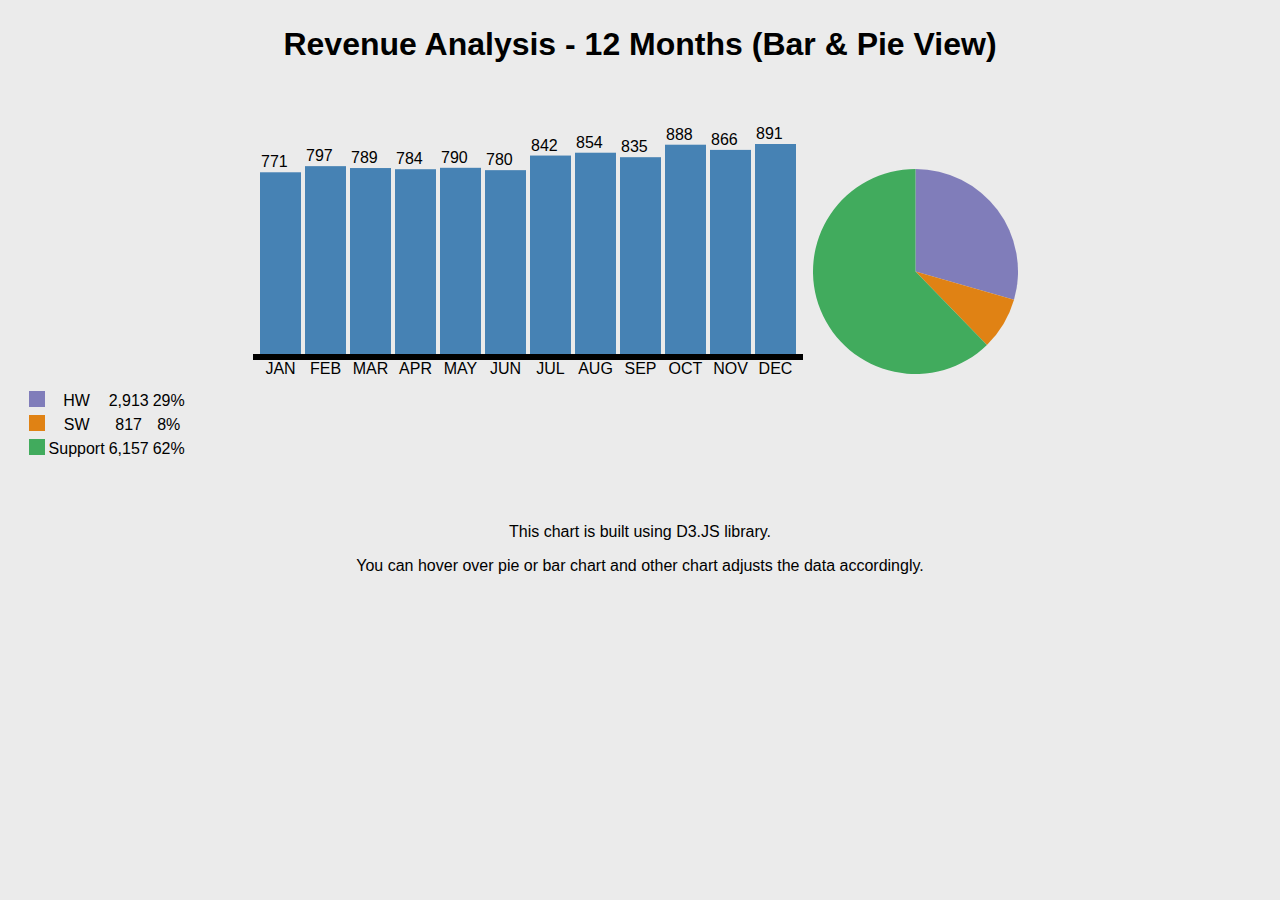
<file: barNpieChart/index.html>
<!DOCTYPE html>
<html>
  <head>
    <meta charset="utf-8">
    <title>Bar & Pie Chart</title>
    <link rel="stylesheet" href="style.css">
      </head>
  <body>
    <h1>Revenue Analysis - 12 Months (Bar & Pie View)</h1>
    <div id='dashboard'>
    </div>
    <p id="main">This chart is built using D3.JS library.</p>
    <p>You can hover over pie or bar chart and other chart adjusts the data accordingly.</p>
  </body>
  <script src="../d3.js"></script>
  <script type="text/javascript" src="main.js"></script>
</html>
</file>
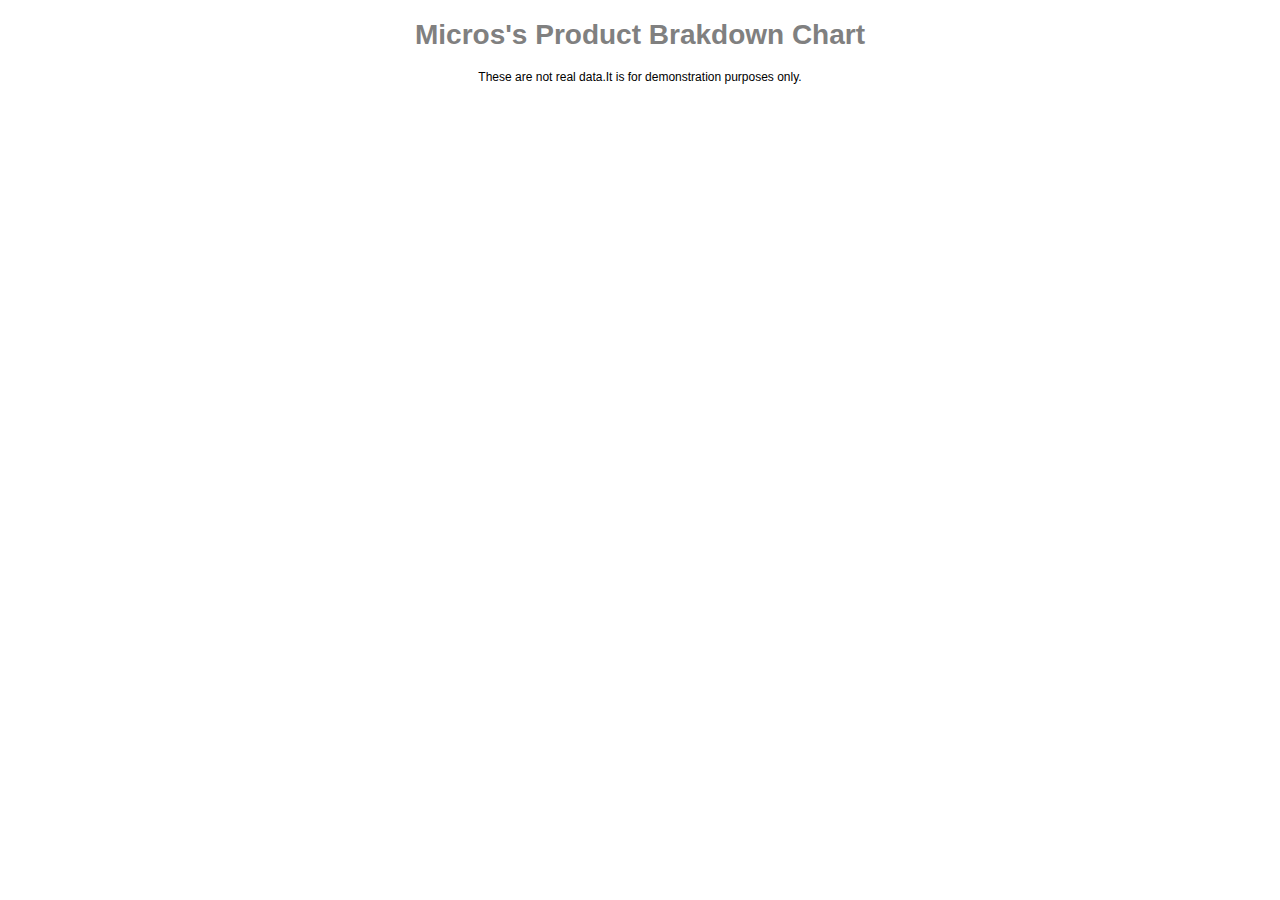
<file: MindBlowingChart/index.html>
<!DOCTYPE html>
<html>
  <head>
    <meta charset="utf-8">
    <title>Mind Blowing Chart</title>
    <script src="https://d3js.org/d3.v3.min.js"></script>
    <link rel="stylesheet" type="text/css" href="skill.css"/>
  </head>
  <body>
    <h1>Micros's Product Brakdown Chart</h1>
    <p>These are not real data.It is for demonstration purposes only.</p>
    <div id="skills">
      <div id="skillmap">
        <div class="skills-wrapper">
          <div class="skills-sunburst"></div>
          <div class="skills-chart">
            <div id="skills-chart-breadcrumb"></div>
          </div>
        </div>
      </div>
    </div>
    <script type="text/javascript" src="https://cdnjs.cloudflare.com/ajax/libs/jquery/2.1.1/jquery.min.js"></script>
    <script type="text/javascript" src="skillsdata.js"></script>
    <script type="text/javascript" src="skill.js"></script>
    <script type="text/javascript">
      // Hack to make this example display correctly in an iframe on bl.ocks.org
      d3.select(self.frameElement).style("height", "700px");
  </script>
  <style>
    body {
      margin: 0 auto;
      width: 100%;
      text-align: center;
    }
    h1{
      color: gray;
      font-size: 1.75rem;
    }
  </style>
  </body>
</html>
</file>
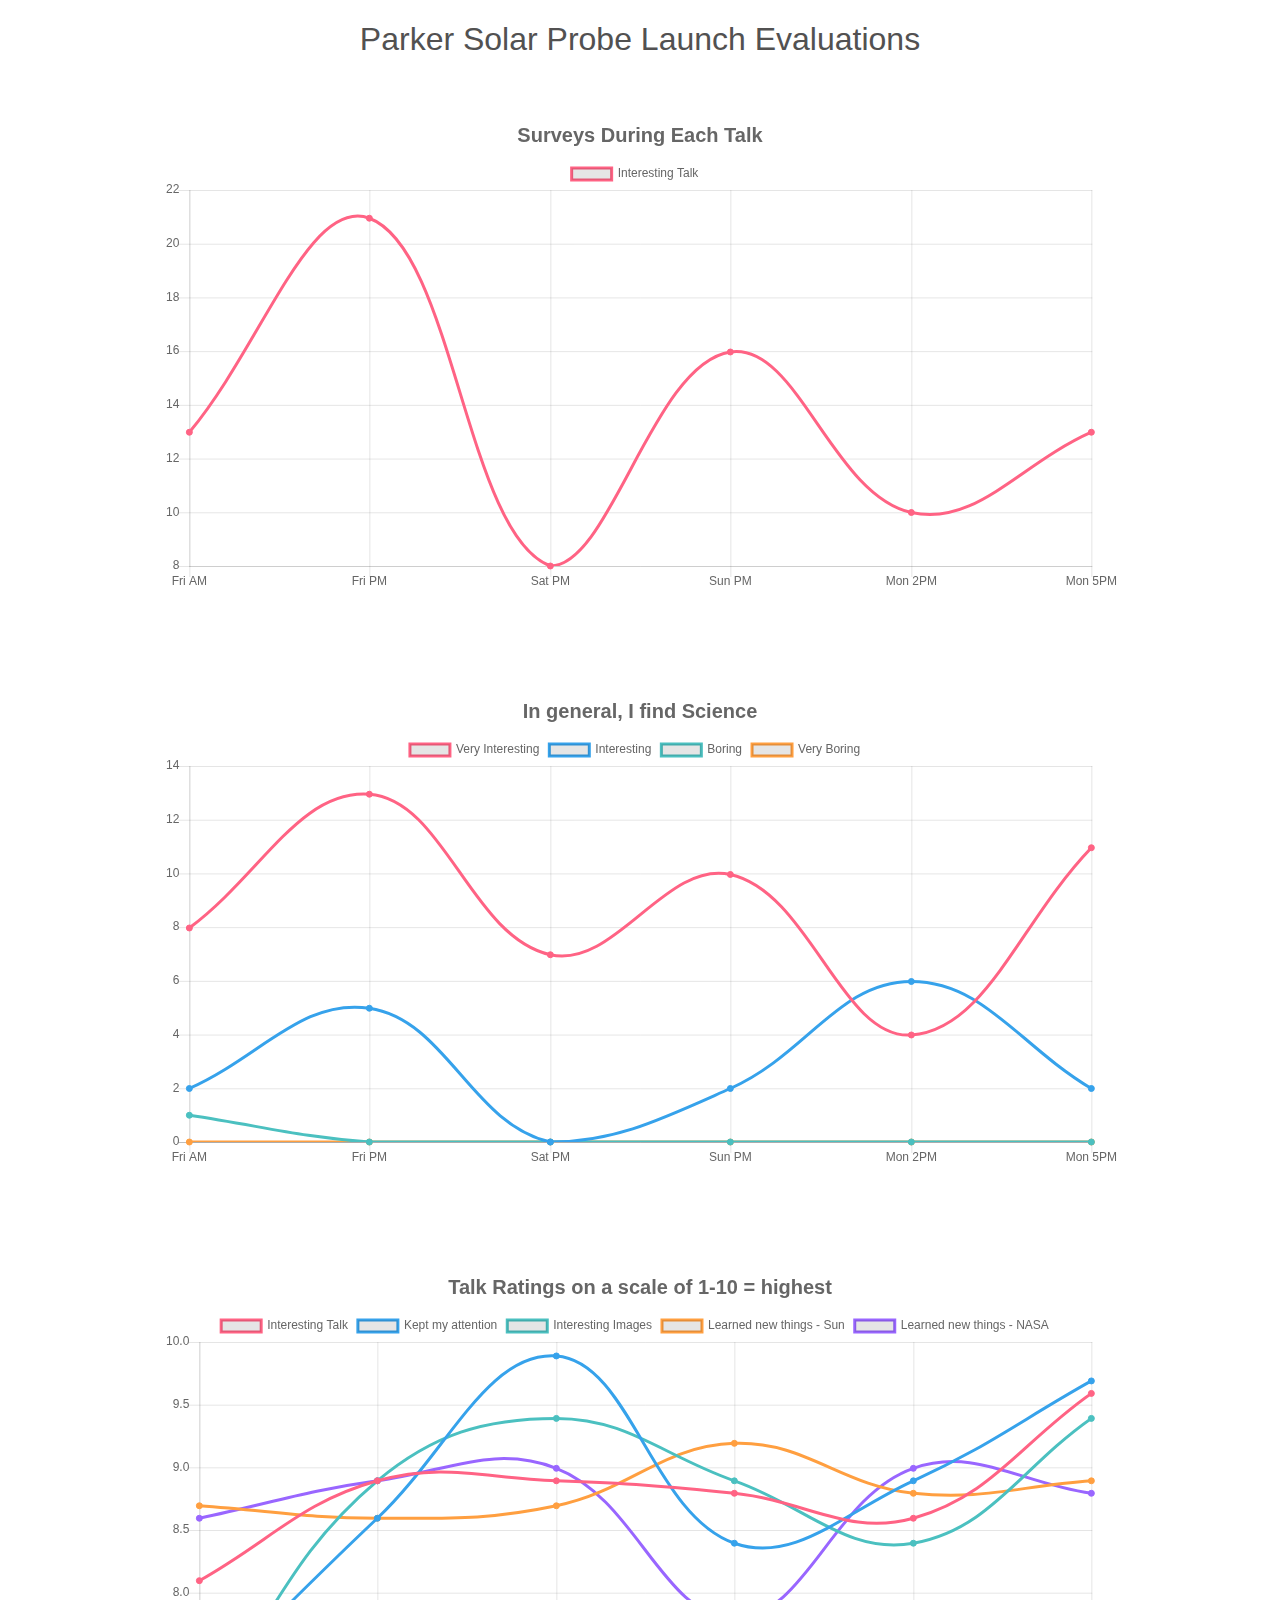
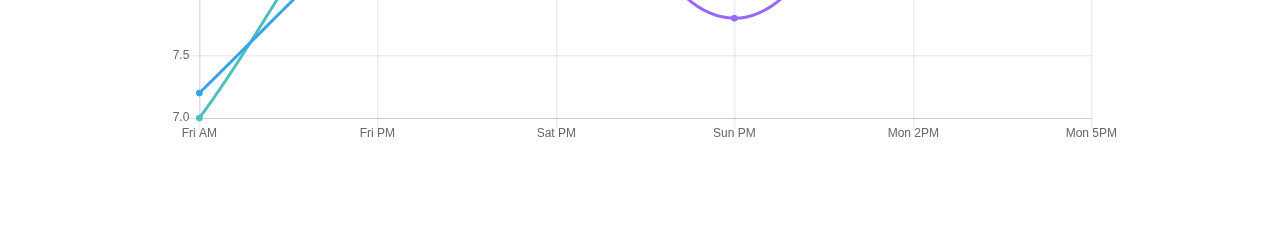
<file: parker analysis/parker-analysis.html>
<!doctype html>
<html>

<head>
	<title>Line Chart with Custom Tooltips</title>
	<script src="Chart.bundle.js"></script>
	<script src="utils.js"></script>
	<style>
		canvas{
			-moz-user-select: none;
			-webkit-user-select: none;
			-ms-user-select: none;
		}
		#chartjs-tooltip {
			opacity: 1;
			position: absolute;
			background: rgba(0, 0, 0, .7);
			color: white;
			border-radius: 3px;
			-webkit-transition: all .1s ease;
			transition: all .1s ease;
			pointer-events: none;
			-webkit-transform: translate(-50%, 0);
			transform: translate(-50%, 0);
		}

		.chartjs-tooltip-key {
			display: inline-block;
			width: 10px;
			height: 10px;
			margin-right: 10px;
		}
	</style>
</head>

<body style="margin: 20px 0 100px 0;">
	<h1 style="text-align: center; text-align: center; font-family: sans-serif; color: #525151; font-weight: normal;">Parker Solar Probe Launch Evaluations</h1>
	<div id="canvas-holder1" style="width:75%; margin: 0 auto; margin-top: 3.5rem;">
		<canvas id="chart-two"></canvas>
	</div>
	<div id="canvas-holder1" style="width:75%; margin: 0 auto; margin-top: 6rem;">
		<canvas id="chart-three"></canvas>
	</div>
	<div id="canvas-holder1" style="width:75%; margin: 0 auto; margin-top: 6rem;">
		<canvas id="chart"></canvas>
	</div>
	
	<script>
		Chart.defaults.global.pointHitDetectionRadius = 1;

		var customTooltips = function(tooltip) {
			// Tooltip Element
			var tooltipEl = document.getElementById('chartjs-tooltip');

			if (!tooltipEl) {
				tooltipEl = document.createElement('div');
				tooltipEl.id = 'chartjs-tooltip';
				tooltipEl.innerHTML = '<table></table>';
				this._chart.canvas.parentNode.appendChild(tooltipEl);
			}

			// Hide if no tooltip
			if (tooltip.opacity === 0) {
				tooltipEl.style.opacity = 0;
				return;
			}

			// Set caret Position
			tooltipEl.classList.remove('above', 'below', 'no-transform');
			if (tooltip.yAlign) {
				tooltipEl.classList.add(tooltip.yAlign);
			} else {
				tooltipEl.classList.add('no-transform');
			}

			function getBody(bodyItem) {
				return bodyItem.lines;
			}

			// Set Text
			if (tooltip.body) {
				var titleLines = tooltip.title || [];
				var bodyLines = tooltip.body.map(getBody);

				var innerHtml = '<thead>';

				titleLines.forEach(function(title) {
					innerHtml += '<tr><th>' + title + '</th></tr>';
				});
				innerHtml += '</thead><tbody>';

				bodyLines.forEach(function(body, i) {
					var colors = tooltip.labelColors[i];
					var style = 'background:' + colors.backgroundColor;
					style += '; border-color:' + colors.borderColor;
					style += '; border-width: 2px';
					var span = '<span class="chartjs-tooltip-key" style="' + style + '"></span>';
					innerHtml += '<tr><td>' + span + body + '</td></tr>';
				});
				innerHtml += '</tbody>';

				var tableRoot = tooltipEl.querySelector('table');
				tableRoot.innerHTML = innerHtml;
			}

			var positionY = this._chart.canvas.offsetTop;
			var positionX = this._chart.canvas.offsetLeft;

			// Display, position, and set styles for font
			tooltipEl.style.opacity = 1;
			tooltipEl.style.left = positionX + tooltip.caretX + 'px';
			tooltipEl.style.top = positionY + tooltip.caretY + 'px';
			tooltipEl.style.fontFamily = tooltip._bodyFontFamily;
			tooltipEl.style.fontSize = tooltip.bodyFontSize + 'px';
			tooltipEl.style.fontStyle = tooltip._bodyFontStyle;
			tooltipEl.style.padding = tooltip.yPadding + 'px ' + tooltip.xPadding + 'px';
		};

		var lineChartData = {
			labels: ['Fri AM', 'Fri PM', 'Sat PM', 'Sun PM', 'Mon 2PM', 'Mon 5PM'],
			datasets: [{
				label: 'Interesting Talk',
				borderColor: window.chartColors.red,
				pointBackgroundColor: window.chartColors.red,
				fill: false,
				data: [
					8.1, 8.9, 8.9, 8.8, 8.6, 9.6
				]
			}, {
				label: 'Kept my attention',
				borderColor: window.chartColors.blue,
				pointBackgroundColor: window.chartColors.blue,
				fill: false,
				data: [
					7.2, 8.6, 9.9, 8.4, 8.9, 9.7
				]
			}, {
				label: 'Interesting Images',
				borderColor: window.chartColors.green,
				pointBackgroundColor: window.chartColors.green,
				fill: false,
				data: [
					7.0, 8.9, 9.4, 8.9, 8.4, 9.4
				]
			}, {
				label: 'Learned new things - Sun',
				borderColor: window.chartColors.orange,
				pointBackgroundColor: window.chartColors.orange,
				fill: false,
				data: [
					8.7,8.6,8.7,9.2,8.8,8.9
				]
			},{
				label: 'Learned new things - NASA',
				borderColor: window.chartColors.purple,
				pointBackgroundColor: window.chartColors.purple,
				fill: false,
				data: [
					8.6,8.9,9.0,7.8,9.0,8.8
				]
			}
		]};

		var lineChartDataTwo = {
			labels: ['Fri AM', 'Fri PM', 'Sat PM', 'Sun PM', 'Mon 2PM', 'Mon 5PM'],
			datasets: [{
				label: 'Interesting Talk',
				borderColor: window.chartColors.red,
				pointBackgroundColor: window.chartColors.red,
				fill: false,
				data: [
					13, 21, 8, 16, 10, 13
				]
			}, 
		]};

		var lineChartDataThree = {
			labels: ['Fri AM', 'Fri PM', 'Sat PM', 'Sun PM', 'Mon 2PM', 'Mon 5PM'],
			datasets: [{
				label: 'Very Interesting',
				borderColor: window.chartColors.red,
				pointBackgroundColor: window.chartColors.red,
				fill: false,
				data: [
					8,13,7,10,4,11
				]
			}, {
				label: 'Interesting',
				borderColor: window.chartColors.blue,
				pointBackgroundColor: window.chartColors.blue,
				fill: false,
				data: [
					2,5,0,2,6,2
				]
			}, {
				label: 'Boring',
				borderColor: window.chartColors.green,
				pointBackgroundColor: window.chartColors.green,
				fill: false,
				data: [
					1,0,0,0,0,0
				]
			}, {
				label: 'Very Boring',
				borderColor: window.chartColors.orange,
				pointBackgroundColor: window.chartColors.orange,
				fill: false,
				data: [
					0,0,0,0,0,0
				]
			}
		]};

		var chartEl = document.getElementById('chart');
		var chartEll = document.getElementById('chart-two');
		var chartElll = document.getElementById('chart-three');
		
		window.onload = function() {
			
			myLineTwo = new Chart(chartEll, {
				type: 'line',
				data: lineChartDataTwo,
				options: {
					title: {
						display: true,
						text: 'Surveys During Each Talk',
						fontSize: 20
					},
					tooltips: {
						enabled: false,
						mode: 'index',
						position: 'nearest',
						custom: customTooltips
					}
				}
			});

			myLineThree = new Chart(chartElll, {
				type: 'line',
				data: lineChartDataThree,
				options: {
					title: {
						display: true,
						text: 'In general, I find Science',
						fontSize: 20
					},
					tooltips: {
						enabled: false,
						mode: 'index',
						position: 'nearest',
						custom: customTooltips
					}
				}
			});

			myLine = new Chart(chartEl, {
				type: 'line',
				data: lineChartData,
				options: {
					title: {
						display: true,
						text: 'Talk Ratings on a scale of 1-10 = highest',
						fontSize: 20
					},
					tooltips: {
						enabled: false,
						mode: 'index',
						position: 'nearest',
						custom: customTooltips
					}
				}
			});
			

			
		};
	</script>
</body>

</html>
</file>
<file: barNpieChart/style.css>
body {
  font-family: "Helvetica", Arial, sans-serif!important;
  margin: 0 auto;
  box-sizing: border-box;
  text-align: center;
  background-color: #ebebeb;
  margin: 2%;
}

#main {
  margin-top: 5%;
}
</file>
<file: MindBlowingChart/skill.css>
.grid line {
  stroke: lightgrey;
  stroke-opacity: 0.7;
  shape-rendering: crispEdges;
}

.grid path {
  stroke-width: 0;
}

body {
  font-family: 'Open Sans', sans-serif;
  font-size: 12px;
  font-weight: 400;
  background-color: #fff;
  width: 1000px;
  height: 700px;
  margin-top: 10px;
}
#skillmap .skills-wrapper {
  margin: 10px;
  overflow: auto;
}
#skillmap .skills-sunburst {
  float: left;
  width: 500px;
  margin-left: -80px;
}
#skillmap .skills-sunburst svg {
  font: 11px 'Source Sans Pro', sans-serif;
  font-weight: 600;
  cursor: pointer;
}
#skillmap .skills-chart {
  float: right;
  font-family: 'Source Sans Pro', sans-serif;
  font-size: 14px;
  margin: 80px 20px 0 0;
}
#skillmap .skills-chart .breadcumb-text {
  font-size: 13px;
  font-weight: 600;
}
#skillmap .skills-chart #skills-chart-line {
  fill: none;
  stroke-width: 2.5px;
}
#skillmap .skills-chart .axis path,
#skillmap .skills-chart .axis line {
  fill: none;
}
#skillmap .skills-chart .x-axis path,
#skillmap .skills-chart .y-axis path {
  stroke: #444;
  stroke-width: 1.5px;
  shape-rendering: geometricPrecision;
}
</file>
